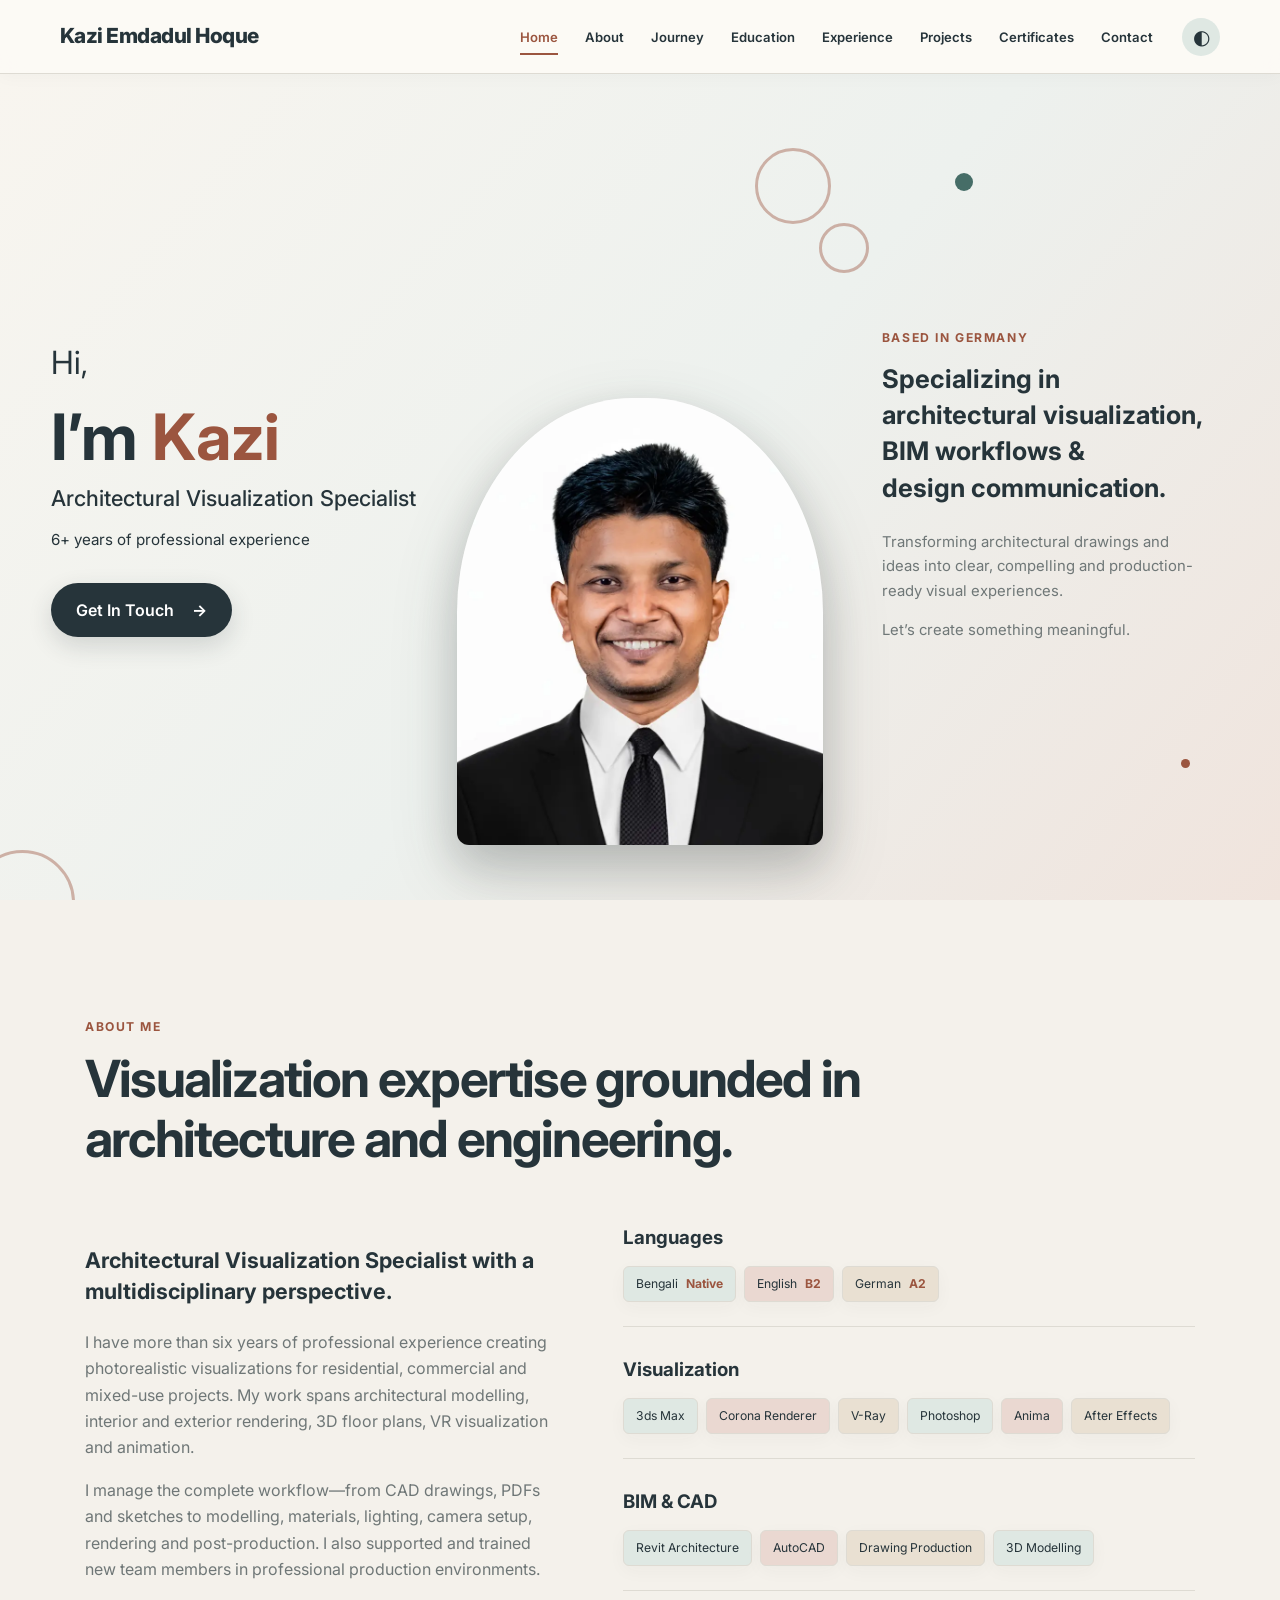
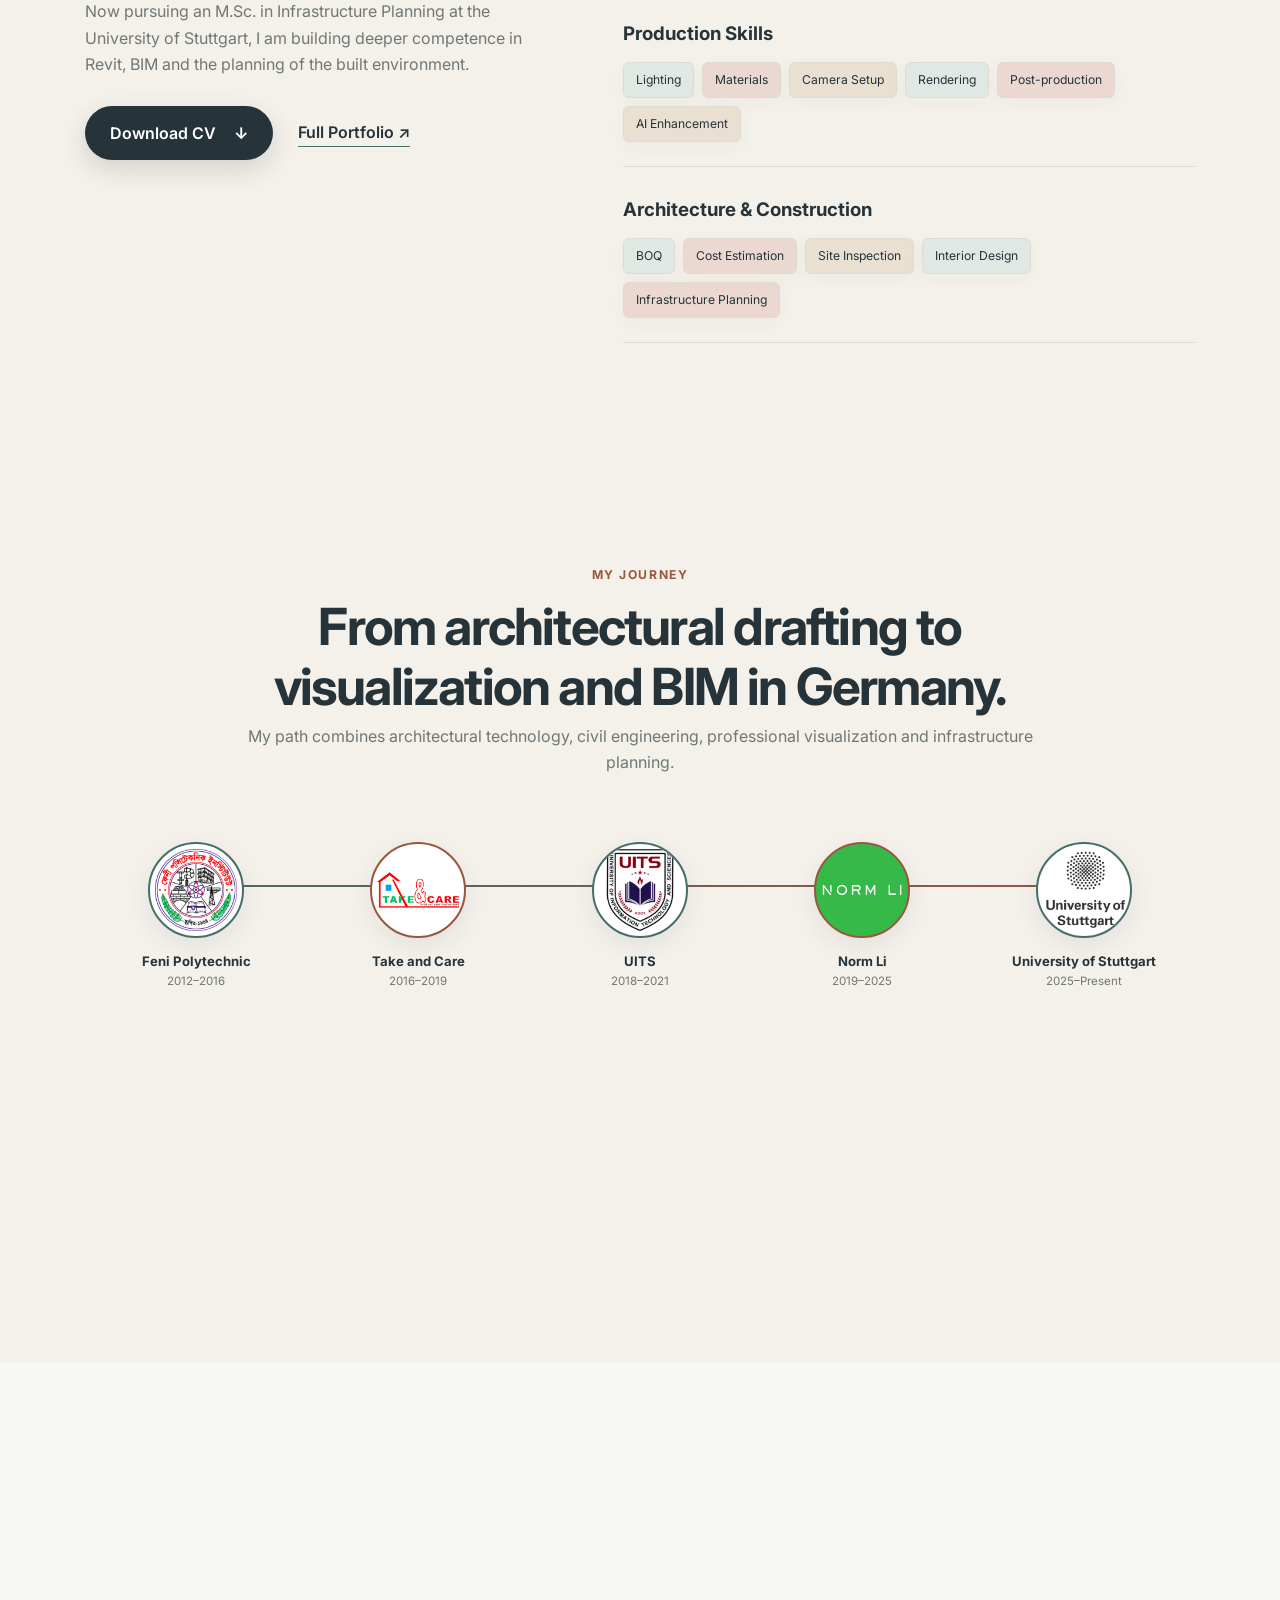
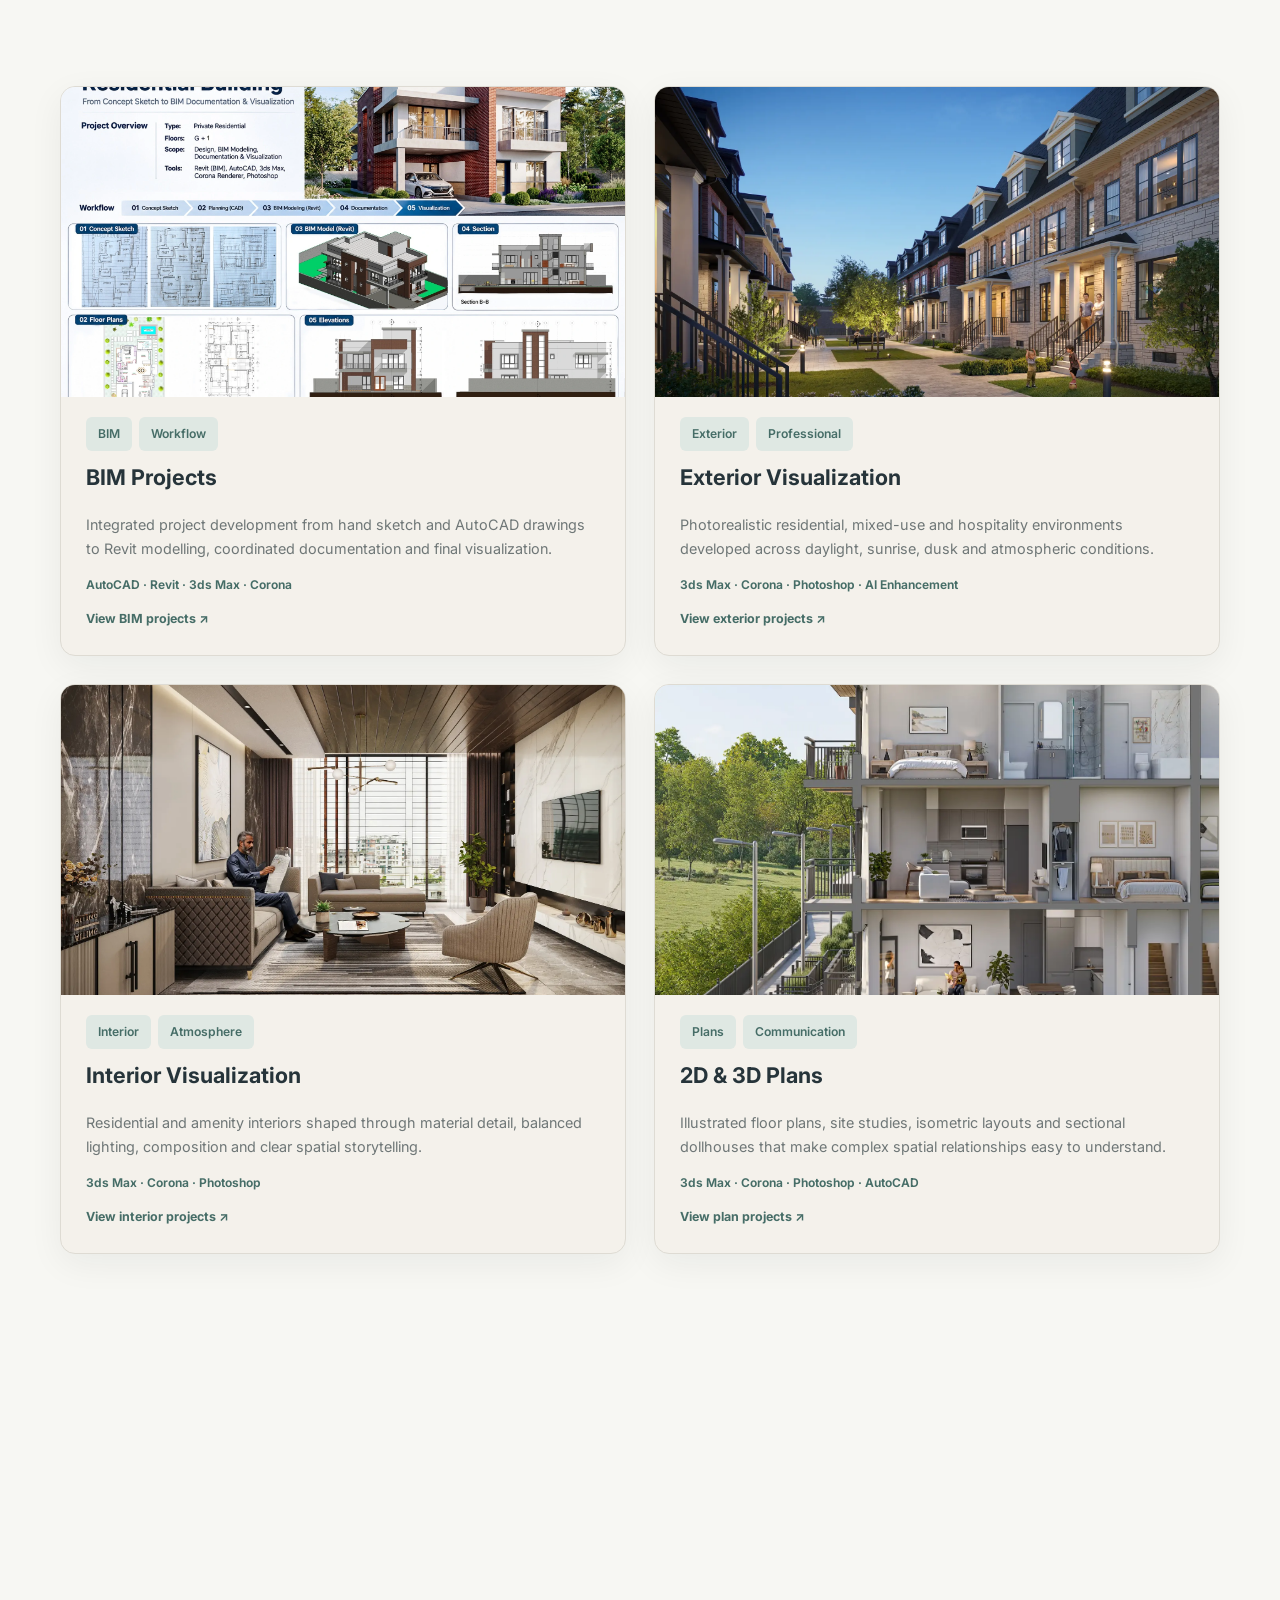
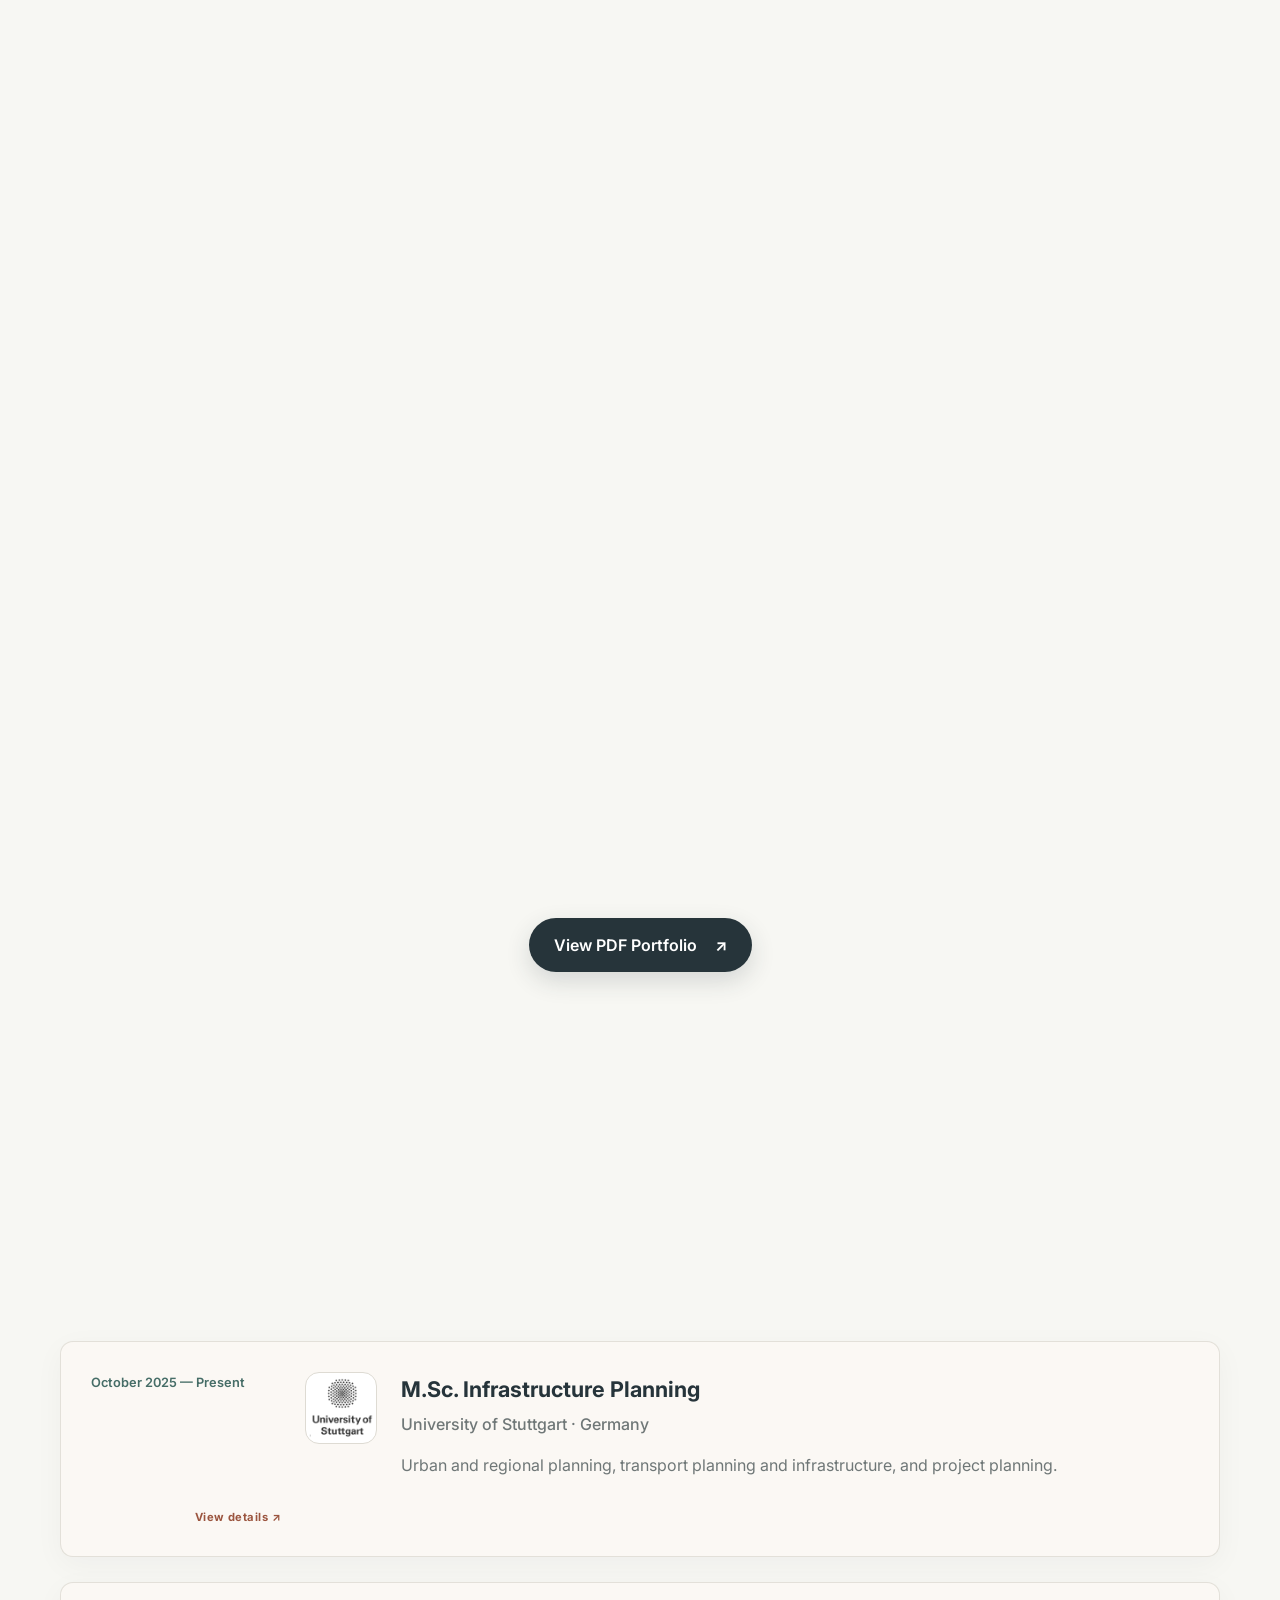
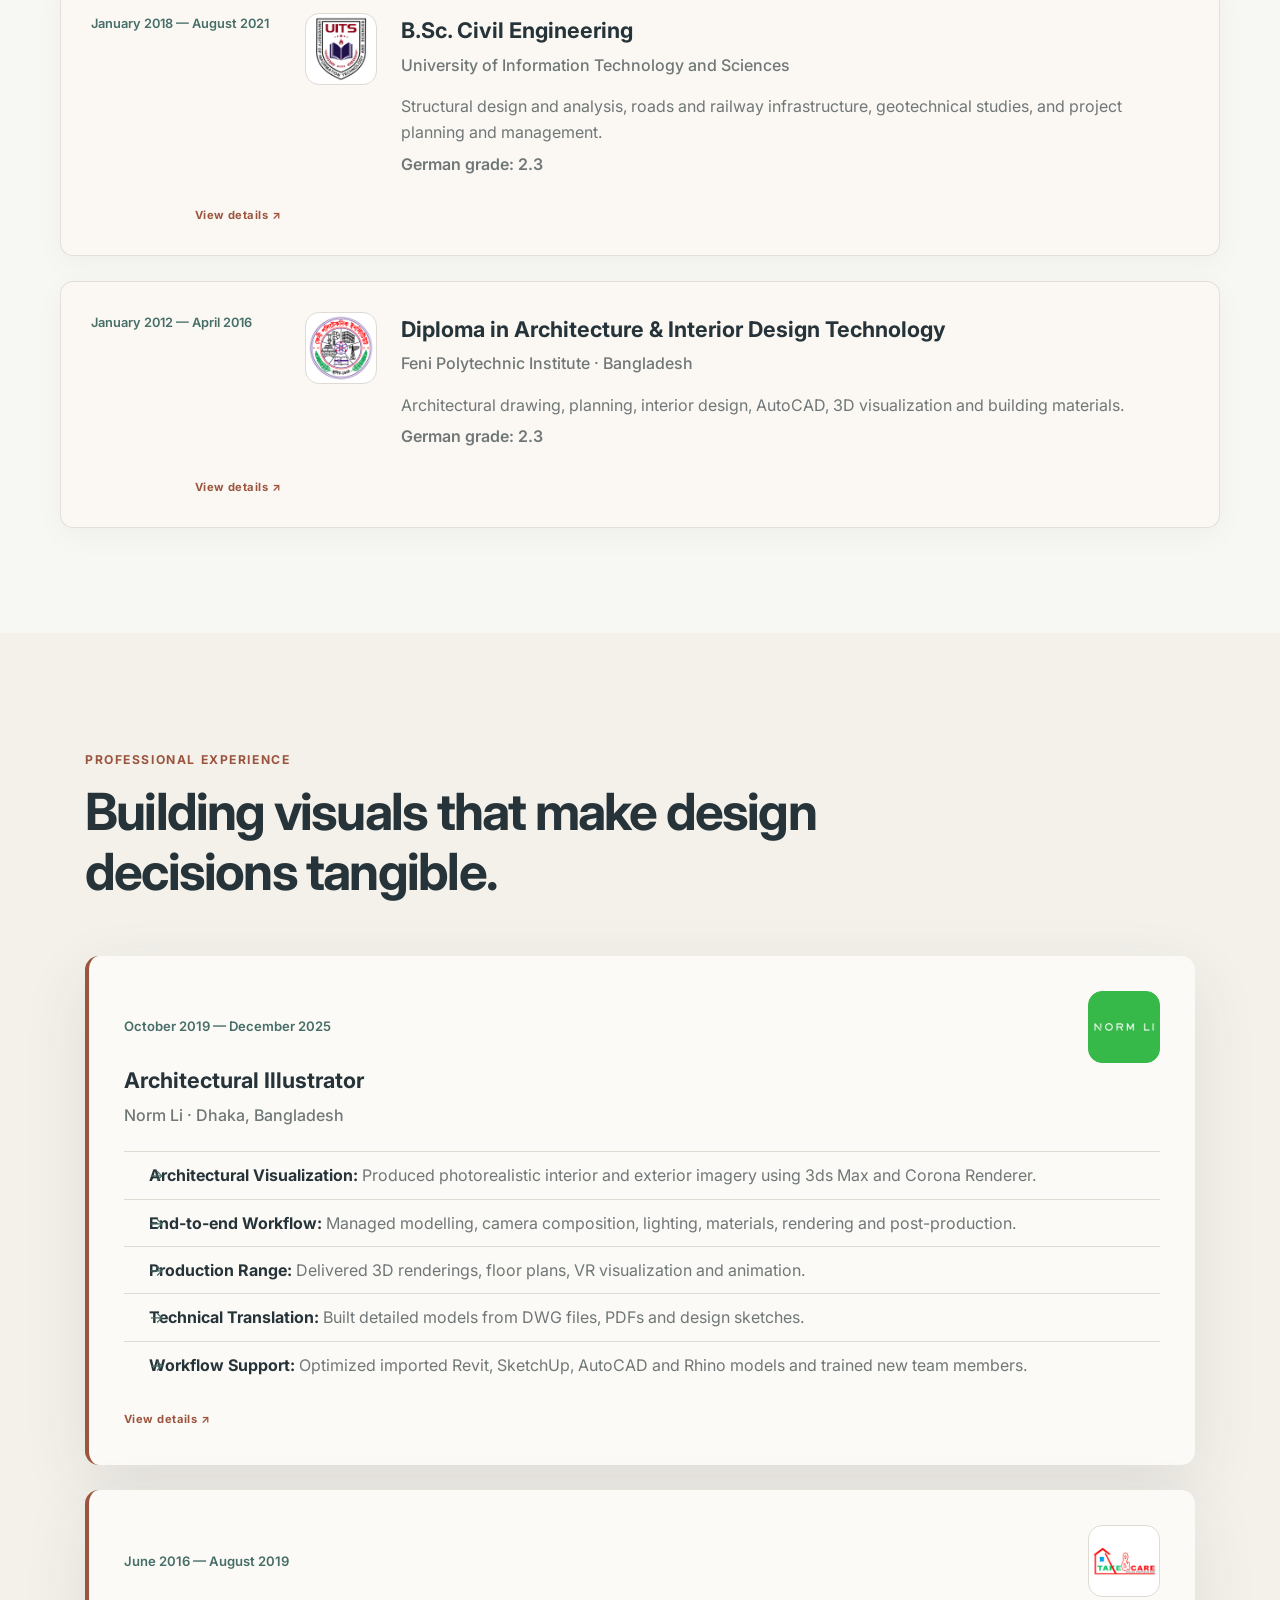
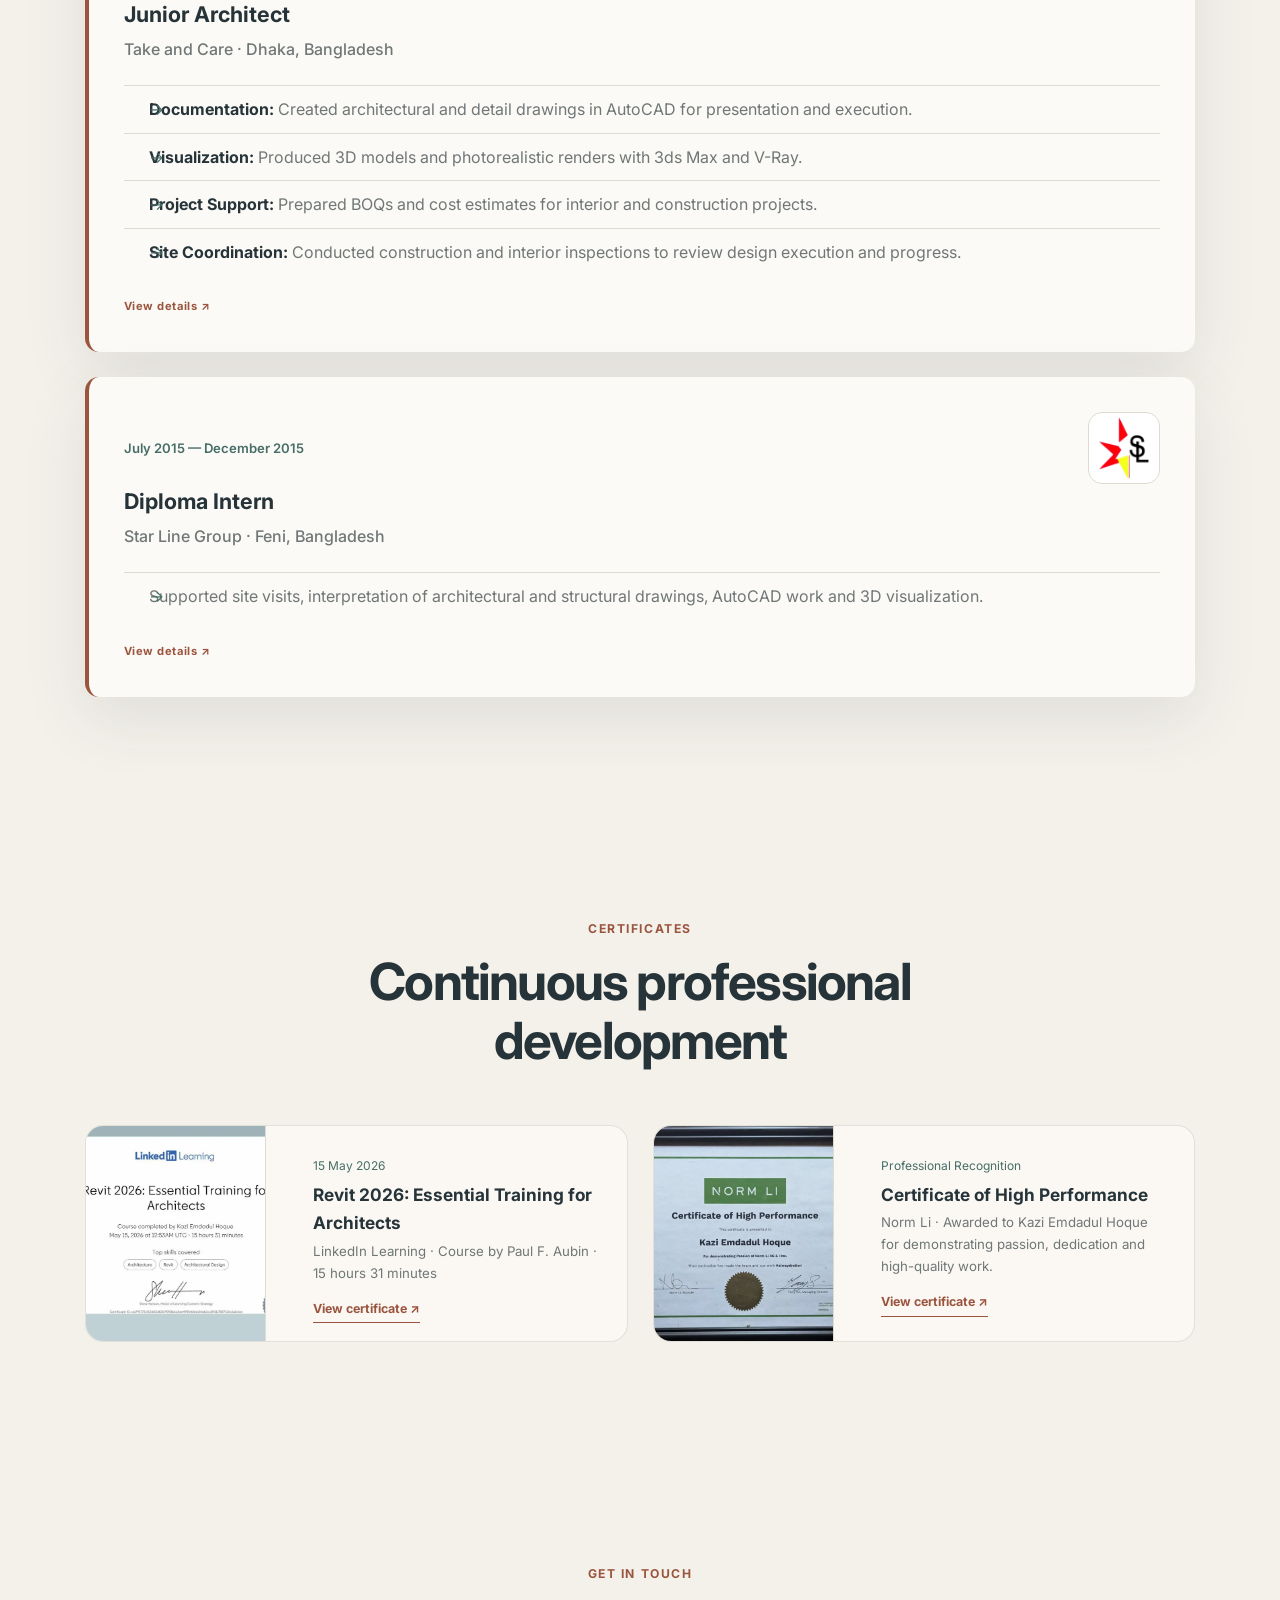
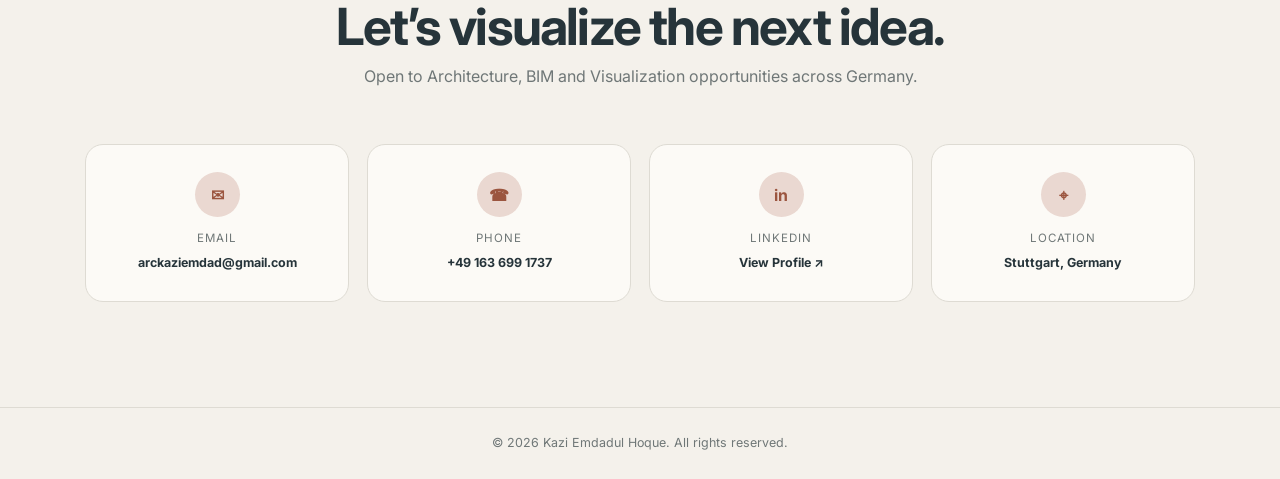
<file: index.html>
<!doctype html>
<html lang="en">
<head>
  <meta charset="utf-8"><meta name="viewport" content="width=device-width,initial-scale=1">
  <meta name="description" content="Kazi Emdadul Hoque — Architectural Visualization Specialist, 3D Artist and BIM-focused Infrastructure Planning student in Stuttgart.">
  <title>Kazi Emdadul Hoque | Architectural Visualization & BIM</title>
  <link rel="preconnect" href="https://fonts.googleapis.com"><link rel="preconnect" href="https://fonts.gstatic.com" crossorigin>
  <link href="https://fonts.googleapis.com/css2?family=Inter:wght@400;500;600;700;800&display=swap" rel="stylesheet"><link rel="stylesheet" href="assets/style.css?v=10"><link rel="stylesheet" href="assets/refinements.css?v=10">
</head>
<body>
  <header class="topbar">
    <a class="brand" href="#home">Kazi Emdadul Hoque</a>
    <button class="menu" aria-label="Open navigation"><span></span><span></span><span></span></button>
    <nav><a href="#home">Home</a><a href="#about">About</a><a href="#journey">Journey</a><a href="#education">Education</a><a href="#experience">Experience</a><a href="#projects">Projects</a><a href="#certificates">Certificates</a><a href="#contact">Contact</a></nav>
    <button class="theme" aria-label="Toggle theme">◐</button>
  </header>

  <main>
    <section class="hero" id="home">
      <div class="shape s1"></div><div class="shape s2"></div><div class="shape s3"></div><div class="dot d1"></div><div class="dot d2"></div>
      <div class="hero-left reveal"><p class="hello">Hi,</p><h1>I’m <span>Kazi</span></h1><h2>Architectural Visualization Specialist</h2><p class="exp">6+ years of professional experience</p><a class="btn" href="#contact">Get In Touch <b>→</b></a></div>
      <div class="hero-photo reveal"><div class="photo-halo"></div><img src="assets/images/kazi-emdadul-hoque.webp" alt="Kazi Emdadul Hoque"></div>
      <div class="hero-right reveal"><p class="accent-label">BASED IN GERMANY</p><h3>Specializing in<br>architectural visualization,<br>BIM workflows &<br>design communication.</h3><p>Transforming architectural drawings and ideas into clear, compelling and production-ready visual experiences.</p><p>Let’s create something meaningful.</p></div>
    </section>

    <section class="section" id="about">
      <div class="section-head reveal"><p>ABOUT ME</p><h2>Visualization expertise grounded in architecture and engineering.</h2></div>
      <div class="about-grid">
        <div class="about-copy reveal"><h3>Architectural Visualization Specialist with a multidisciplinary perspective.</h3><p>I have more than six years of professional experience creating photorealistic visualizations for residential, commercial and mixed-use projects. My work spans architectural modelling, interior and exterior rendering, 3D floor plans, VR visualization and animation.</p><p>I manage the complete workflow—from CAD drawings, PDFs and sketches to modelling, materials, lighting, camera setup, rendering and post-production. I also supported and trained new team members in professional production environments.</p><p>Now pursuing an M.Sc. in Infrastructure Planning at the University of Stuttgart, I am building deeper competence in Revit, BIM and the planning of the built environment.</p><div class="about-actions"><a class="btn" href="assets/docs/Kazi-Emdadul-Hoque-CV.pdf" target="_blank">Download CV <b>↓</b></a><a class="link" href="assets/docs/Kazi-Emdadul-Hoque-Portfolio.pdf" target="_blank">Full Portfolio ↗</a></div></div>
        <div class="skill-stack reveal">
          <article><h3>Languages</h3><div class="chips"><span>Bengali <b>Native</b></span><span>English <b>B2</b></span><span>German <b>A2</b></span></div></article>
          <article><h3>Visualization</h3><div class="chips"><span>3ds Max</span><span>Corona Renderer</span><span>V-Ray</span><span>Photoshop</span><span>Anima</span><span>After Effects</span></div></article>
          <article><h3>BIM & CAD</h3><div class="chips"><span>Revit Architecture</span><span>AutoCAD</span><span>Drawing Production</span><span>3D Modelling</span></div></article>
          <article><h3>Production Skills</h3><div class="chips"><span>Lighting</span><span>Materials</span><span>Camera Setup</span><span>Rendering</span><span>Post-production</span><span>AI Enhancement</span></div></article>
          <article><h3>Architecture & Construction</h3><div class="chips"><span>BOQ</span><span>Cost Estimation</span><span>Site Inspection</span><span>Interior Design</span><span>Infrastructure Planning</span></div></article>
        </div>
      </div>
    </section>

    <section class="section journey" id="journey">
      <div class="section-head center reveal"><p>MY JOURNEY</p><h2>From architectural drafting to visualization and BIM in Germany.</h2><span>My path combines architectural technology, civil engineering, professional visualization and infrastructure planning.</span></div>
      <div class="journey-line reveal">
        <a href="#diploma"><span class="journey-logo"><img src="assets/logos/feni-polytechnic.png?v=10" alt="Feni Polytechnic Institute logo"></span><strong>Feni Polytechnic</strong><span>2012–2016</span><small>View education ↓</small></a>
        <a href="#take-care"><span class="journey-logo"><img src="assets/logos/take-and-care.png?v=10" alt="Take and Care logo"></span><strong>Take and Care</strong><span>2016–2019</span><small>View experience ↓</small></a>
        <a href="#bsc"><span class="journey-logo"><img src="assets/logos/uits.png?v=10" alt="University of Information Technology and Sciences logo"></span><strong>UITS</strong><span>2018–2021</span><small>View education ↓</small></a>
        <a href="#norm-li"><span class="journey-logo journey-logo--norm"><img src="assets/logos/norm-li.png?v=10" alt="Norm Li logo"></span><strong>Norm Li</strong><span>2019–2025</span><small>View experience ↓</small></a>
        <a href="#msc"><span class="journey-logo"><img src="assets/logos/university-stuttgart.png?v=10" alt="University of Stuttgart logo"></span><strong>University of Stuttgart</strong><span>2025–Present</span><small>View education ↓</small></a>
      </div>
      <div class="journey-card reveal"><div class="logo-tile">KEH</div><div><h3>Architecture → Engineering → Visualization → BIM</h3><p>A career shaped by technical learning, visual craftsmanship and a drive to understand projects from concept through communication and delivery.</p></div></div>
    </section>

    <section class="section alt portfolio-directory" id="projects">
      <div class="section-head center reveal"><p>PORTFOLIO</p><h2>Professional and self-directed work</h2><span>Eight focused collections spanning BIM, visualization, spatial communication, animation, research and photography. Select any section to explore its projects in detail.</span></div>
      <div class="project-grid collection-card-grid">
        <a class="collection-project-card reveal" href="work.html?category=bim"><img src="assets/portfolio-media/residential-duplex/preview/01-bim-cover.webp" alt="Residential duplex BIM workflow" loading="lazy"><div class="tags"><span>BIM</span><span>Workflow</span></div><h3>BIM Projects</h3><p>Integrated project development from hand sketch and AutoCAD drawings to Revit modelling, coordinated documentation and final visualization.</p><div class="tools">AutoCAD · Revit · 3ds Max · Corona</div><b>View BIM projects ↗</b></a>
        <a class="collection-project-card reveal" href="work.html?category=exterior"><img src="assets/portfolio-media/glen-homes-dusk/preview/01-glen-homes.webp" alt="Residential exterior visualization" loading="lazy"><div class="tags"><span>Exterior</span><span>Professional</span></div><h3>Exterior Visualization</h3><p>Photorealistic residential, mixed-use and hospitality environments developed across daylight, sunrise, dusk and atmospheric conditions.</p><div class="tools">3ds Max · Corona · Photoshop · AI Enhancement</div><b>View exterior projects ↗</b></a>
        <a class="collection-project-card reveal" href="work.html?category=interior"><img src="assets/portfolio-media/lake-view-residence/preview/01-formal-living.webp" alt="Contemporary residential interior visualization" loading="lazy"><div class="tags"><span>Interior</span><span>Atmosphere</span></div><h3>Interior Visualization</h3><p>Residential and amenity interiors shaped through material detail, balanced lighting, composition and clear spatial storytelling.</p><div class="tools">3ds Max · Corona · Photoshop</div><b>View interior projects ↗</b></a>
        <a class="collection-project-card reveal" href="work.html?category=plans"><img src="assets/portfolio-media/dollhouse-visualization/preview/01-dollhouse.webp" alt="Sectional architectural dollhouse visualization" loading="lazy"><div class="tags"><span>Plans</span><span>Communication</span></div><h3>2D & 3D Plans</h3><p>Illustrated floor plans, site studies, isometric layouts and sectional dollhouses that make complex spatial relationships easy to understand.</p><div class="tools">3ds Max · Corona · Photoshop · AutoCAD</div><b>View plan projects ↗</b></a>
        <a class="collection-project-card reveal" href="work.html?category=hospitality"><img src="assets/portfolio-media/dime-burger-restaurant/preview/01-dining-area.webp" alt="Restaurant and hospitality visualization" loading="lazy"><div class="tags"><span>Hospitality</span><span>F&amp;B</span></div><h3>Hospitality Visualization</h3><p>Restaurant and food-hall environments designed to communicate identity, welcoming atmosphere, guest experience and operational clarity.</p><div class="tools">3ds Max · Corona · Photoshop · AI Enhancement</div><b>View hospitality projects ↗</b></a>
        <a class="collection-project-card reveal" href="work.html?category=industrial"><img src="assets/portfolio-media/industrial-visualization/preview/01-factory-plan.webp" alt="Factory and industrial visualization" loading="lazy"><div class="tags"><span>Industrial</span><span>Exhibition</span></div><h3>Industrial & Exhibition Visualization</h3><p>Factory layouts and branded exhibition environments communicating operational function, product display, circulation and corporate identity.</p><div class="tools">3ds Max · Corona · V-Ray · Photoshop</div><b>View industrial projects ↗</b></a>
        <a class="collection-project-card reveal" href="work.html?category=animation"><img src="assets/portfolio-media/architectural-animation/preview/01-architectural-animation-poster.webp" alt="Architectural animation preview" loading="lazy"><div class="tags"><span>Animation</span><span>Sound</span></div><h3>Architectural Animation</h3><p>Cinematic architectural sequences combining camera movement, atmosphere, materials, lighting and original sound to communicate the experience of place.</p><div class="tools">3ds Max · Corona · After Effects · Sound</div><b>Watch architectural animation ↗</b></a>
        <a class="collection-project-card reveal" href="work.html?category=research"><img src="assets/portfolio-media/berlin-photography/preview/01-soviet-memorial.webp" alt="Berlin architecture photography" loading="lazy"><div class="tags"><span>Research</span><span>Photography</span></div><h3>Research & Photography</h3><p>Transport-planning research, analytical poster communication and personal observations of architecture, infrastructure and public space.</p><div class="tools">Research · Mapping · Photography · Videography</div><b>View research and photography ↗</b></a>
      </div>
      <div class="center-action"><a class="btn" href="assets/docs/Kazi-Emdadul-Hoque-Portfolio.pdf" target="_blank">View PDF Portfolio <b>↗</b></a></div>
    </section>

    <section class="section alt" id="education">
      <div class="section-head reveal"><p>EDUCATION</p><h2>Academic foundation</h2></div>
      <div class="card-list">
        <article class="info-card reveal" id="msc"><div class="date">October 2025 — Present</div><div class="logo-tile logo-image"><img src="assets/logos/university-stuttgart.png?v=10" alt="University of Stuttgart logo"></div><div><h3>M.Sc. Infrastructure Planning</h3><h4>University of Stuttgart · Germany</h4><p>Urban and regional planning, transport planning and infrastructure, and project planning.</p></div></article>
        <article class="info-card reveal" id="bsc"><div class="date">January 2018 — August 2021</div><div class="logo-tile logo-image"><img src="assets/logos/uits.png?v=10" alt="UITS logo"></div><div><h3>B.Sc. Civil Engineering</h3><h4>University of Information Technology and Sciences</h4><p>Structural design and analysis, roads and railway infrastructure, geotechnical studies, and project planning and management.</p><p class="meta">German grade: 2.3</p></div></article>
        <article class="info-card reveal" id="diploma"><div class="date">January 2012 — April 2016</div><div class="logo-tile logo-image"><img src="assets/logos/feni-polytechnic.png?v=10" alt="Feni Polytechnic Institute logo"></div><div><h3>Diploma in Architecture & Interior Design Technology</h3><h4>Feni Polytechnic Institute · Bangladesh</h4><p>Architectural drawing, planning, interior design, AutoCAD, 3D visualization and building materials.</p><p class="meta">German grade: 2.3</p></div></article>
      </div>
    </section>

    <section class="section" id="experience">
      <div class="section-head reveal"><p>PROFESSIONAL EXPERIENCE</p><h2>Building visuals that make design decisions tangible.</h2></div>
      <div class="experience-list">
        <article class="experience-card reveal" id="norm-li"><div class="experience-top"><span>October 2019 — December 2025</span><div class="logo-tile logo-image logo-image--norm"><img src="assets/logos/norm-li.png?v=10" alt="Norm Li logo"></div></div><h3>Architectural Illustrator</h3><h4>Norm Li · Dhaka, Bangladesh</h4><ul><li><b>Architectural Visualization:</b> Produced photorealistic interior and exterior imagery using 3ds Max and Corona Renderer.</li><li><b>End-to-end Workflow:</b> Managed modelling, camera composition, lighting, materials, rendering and post-production.</li><li><b>Production Range:</b> Delivered 3D renderings, floor plans, VR visualization and animation.</li><li><b>Technical Translation:</b> Built detailed models from DWG files, PDFs and design sketches.</li><li><b>Workflow Support:</b> Optimized imported Revit, SketchUp, AutoCAD and Rhino models and trained new team members.</li></ul></article>
        <article class="experience-card reveal" id="take-care"><div class="experience-top"><span>June 2016 — August 2019</span><div class="logo-tile logo-image"><img src="assets/logos/take-and-care.png?v=10" alt="Take and Care logo"></div></div><h3>Junior Architect</h3><h4>Take and Care · Dhaka, Bangladesh</h4><ul><li><b>Documentation:</b> Created architectural and detail drawings in AutoCAD for presentation and execution.</li><li><b>Visualization:</b> Produced 3D models and photorealistic renders with 3ds Max and V-Ray.</li><li><b>Project Support:</b> Prepared BOQs and cost estimates for interior and construction projects.</li><li><b>Site Coordination:</b> Conducted construction and interior inspections to review design execution and progress.</li></ul></article>
        <article class="experience-card reveal"><div class="experience-top"><span>July 2015 — December 2015</span><div class="logo-tile logo-image"><img src="assets/logos/star-line.png?v=10" alt="Star Line Group logo"></div></div><h3>Diploma Intern</h3><h4>Star Line Group · Feni, Bangladesh</h4><ul><li>Supported site visits, interpretation of architectural and structural drawings, AutoCAD work and 3D visualization.</li></ul></article>
      </div>
    </section>

    <section class="section" id="certificates">
      <div class="section-head center reveal"><p>CERTIFICATES</p><h2>Continuous professional development</h2></div>
      <div class="certificate-grid">
        <article class="certificate reveal">
          <img class="certificate-preview" src="assets/images/certificate-revit.webp" alt="Revit 2026 Essential Training for Architects certificate" loading="lazy">
          <div><span>15 May 2026</span><h3>Revit 2026: Essential Training for Architects</h3><p>LinkedIn Learning · Course by Paul F. Aubin · 15 hours 31 minutes</p><a class="certificate-link" href="assets/docs/Revit-2026-Essential-Training-Certificate.pdf" target="_blank" rel="noopener">View certificate ↗</a></div>
        </article>
        <article class="certificate reveal">
          <img class="certificate-preview" src="assets/images/certificate-norm-li.webp" alt="Norm Li Certificate of High Performance" loading="lazy">
          <div><span>Professional Recognition</span><h3>Certificate of High Performance</h3><p>Norm Li · Awarded to Kazi Emdadul Hoque for demonstrating passion, dedication and high-quality work.</p><a class="certificate-link" href="assets/docs/Norm-Li-Certificate-of-High-Performance.pdf" target="_blank" rel="noopener">View certificate ↗</a></div>
        </article>
      </div>
    </section>

    <section class="contact section" id="contact">
      <div class="section-head center reveal"><p>GET IN TOUCH</p><h2>Let’s visualize the next idea.</h2><span>Open to Architecture, BIM and Visualization opportunities across Germany.</span></div>
      <div class="contact-grid reveal"><a href="mailto:arckaziemdad@gmail.com"><i>✉</i><span>Email</span><b>arckaziemdad@gmail.com</b></a><a href="tel:+491636991737"><i>☎</i><span>Phone</span><b>+49 163 699 1737</b></a><a href="https://www.linkedin.com/in/kazi-emdadul-hoque-14b512336" target="_blank"><i>in</i><span>LinkedIn</span><b>View Profile ↗</b></a><div><i>⌖</i><span>Location</span><b>Stuttgart, Germany</b></div></div>
    </section>
    <dialog class="detail-dialog" id="detail-dialog" aria-labelledby="detail-title">
      <button class="dialog-close" aria-label="Close details">×</button>
      <div class="dialog-content"></div>
    </dialog>
  </main>
  <footer>© <span id="year"></span> Kazi Emdadul Hoque. All rights reserved.</footer>
  <script src="assets/main.js"></script>
</body>
</html>
</file>
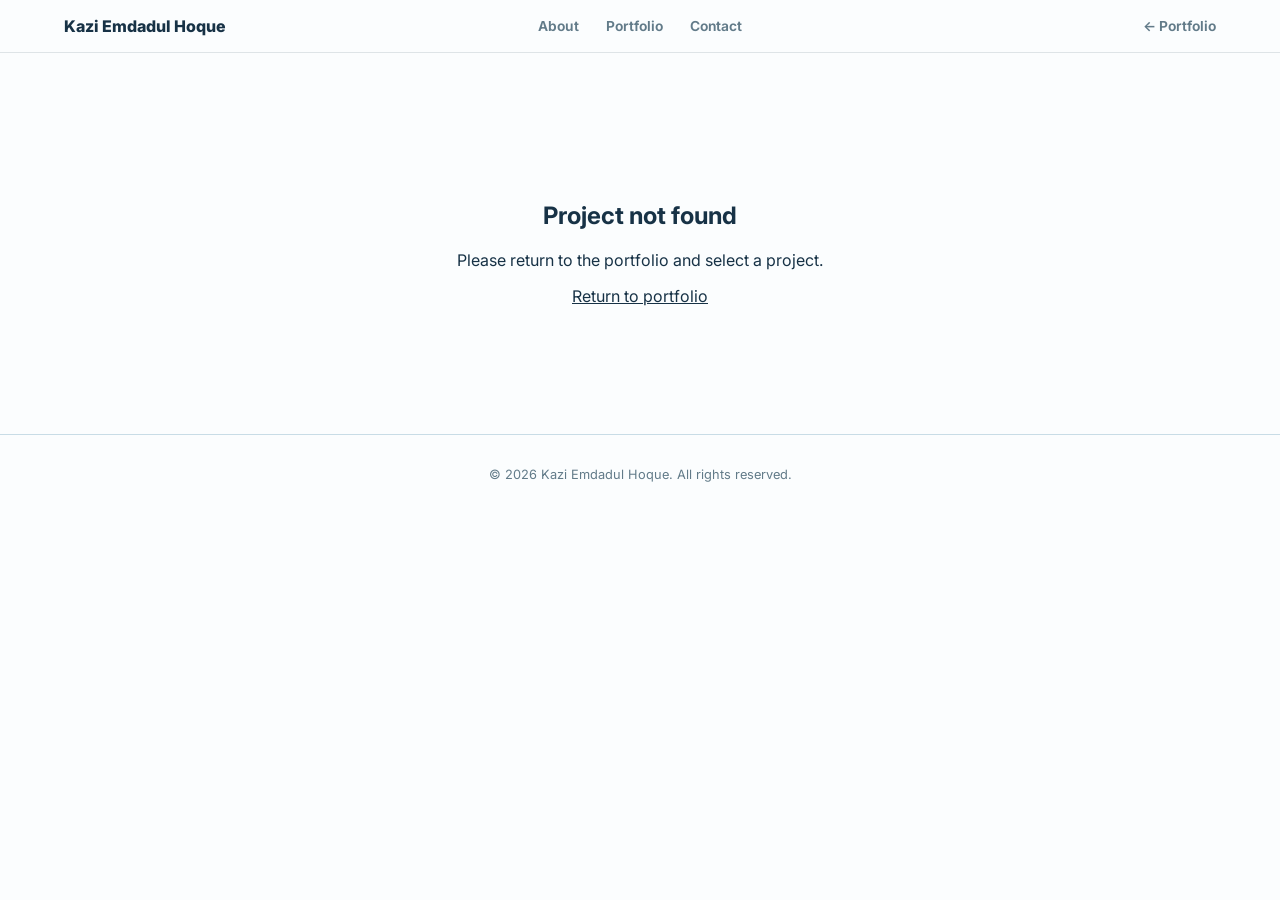
<file: project.html>
<!doctype html>
<html lang="en">
<head>
  <meta charset="utf-8"><meta name="viewport" content="width=device-width,initial-scale=1">
  <meta name="description" content="Detailed architectural portfolio project by Kazi Emdadul Hoque.">
  <title>Project | Kazi Emdadul Hoque</title>
  <link rel="preconnect" href="https://fonts.googleapis.com"><link rel="preconnect" href="https://fonts.gstatic.com" crossorigin>
  <link href="https://fonts.googleapis.com/css2?family=Inter:wght@400;500;600;700;800&display=swap" rel="stylesheet">
  <link rel="stylesheet" href="assets/portfolio-pages.css">
</head>
<body>
  <header class="portfolio-nav"><a class="portfolio-brand" href="index.html">Kazi Emdadul Hoque</a><nav><a href="index.html#about">About</a><a href="index.html#projects">Portfolio</a><a href="index.html#contact">Contact</a></nav><a class="nav-back" id="project-back" href="index.html#projects">← Portfolio</a></header>
  <main id="project-root"></main>
  <footer>© <span id="year"></span> Kazi Emdadul Hoque. All rights reserved.</footer>
  <dialog class="portfolio-lightbox" id="portfolio-lightbox" aria-label="High-resolution media viewer"><div class="lightbox-head"><p id="lightbox-title"></p><div><a id="lightbox-original" target="_blank" rel="noopener">View actual size ↗</a><button id="lightbox-close" aria-label="Close viewer">×</button></div></div><div class="lightbox-body"><img id="lightbox-image" alt=""></div></dialog>
  <script src="assets/portfolio-data.js"></script><script src="assets/portfolio-pages.js"></script>
</body>
</html>
</file>
<file: assets/style.css>
:root{--accent:#13b98a;--accent2:#82e2c4;--bg:#f4f6f7;--surface:#fff;--text:#121619;--muted:#667078;--line:#dfe4e6;--shadow:0 18px 55px rgba(20,35,40,.09)}*{box-sizing:border-box}html{scroll-behavior:smooth;scroll-padding-top:76px}body{margin:0;background:var(--bg);color:var(--text);font-family:Inter,sans-serif;line-height:1.65;transition:.3s}body.dark{--bg:#101719;--surface:#172124;--text:#eef5f3;--muted:#a4b0ad;--line:#2c393c;--shadow:0 18px 55px rgba(0,0,0,.3)}a{color:inherit;text-decoration:none}img{display:block;width:100%}.topbar{height:74px;background:color-mix(in srgb,var(--bg) 91%,transparent);backdrop-filter:blur(12px);display:flex;align-items:center;padding:0 max(4vw,calc((100vw - 1160px)/2));position:sticky;top:0;z-index:30;border-bottom:1px solid var(--line)}.brand{font-size:1.3rem;font-weight:800;margin-right:auto}.topbar nav{display:flex;gap:27px;align-items:center}.topbar nav a{font-size:.82rem;font-weight:600}.topbar nav a:hover{color:var(--accent)}.theme{margin-left:29px;border:0;background:none;color:var(--text);font-size:1.25rem;cursor:pointer}.menu{display:none}.hero{min-height:calc(100vh - 74px);display:grid;grid-template-columns:1fr 1fr 1fr;align-items:center;gap:3vw;padding:55px max(4vw,calc((100vw - 1280px)/2));position:relative;overflow:hidden;background:linear-gradient(135deg,#f7f9fa 0%,#e8edf0 100%)}body.dark .hero{background:linear-gradient(135deg,#11191b,#192629)}.hero-left,.hero-right,.hero-photo{position:relative;z-index:2}.hello{font-size:2rem;margin:0}.hero h1{font-size:clamp(3rem,5vw,5rem);line-height:1;margin:15px 0}.hero h1 span{color:var(--accent)}.hero h2{font-size:clamp(1.15rem,1.7vw,1.55rem);font-weight:500;line-height:1.3;margin:0 0 8px}.exp{font-size:.95rem}.btn{display:inline-flex;gap:18px;align-items:center;background:var(--accent);color:#fff;padding:14px 25px;border-radius:7px;font-weight:600;box-shadow:0 7px 20px rgba(19,185,138,.25);transition:.25s}.btn:hover{transform:translateY(-2px);background:#0da77b}.hero-left .btn{margin-top:15px}.hero-photo{align-self:end}.hero-photo img{max-width:410px;margin:auto;aspect-ratio:.82;object-fit:cover;object-position:center top;border-radius:48% 48% 12px 12px;filter:drop-shadow(0 18px 20px rgba(20,30,35,.18));position:relative}.photo-halo{position:absolute;width:78%;aspect-ratio:1;border:3px solid var(--accent);border-radius:50%;top:8%;left:11%;opacity:.55}.hero-right{padding:20px}.accent-label,.section-head>p{color:var(--accent);letter-spacing:.13em;font-size:.76rem;font-weight:700}.hero-right h3{font-size:clamp(1.35rem,2vw,2rem);line-height:1.42;margin:10px 0 24px}.hero-right>p:not(.accent-label){color:var(--muted);font-size:.93rem}.shape{position:absolute;border:3px solid var(--accent);border-radius:50%;opacity:.65}.s1{width:76px;height:76px;top:9%;left:59%}.s2{width:50px;height:50px;top:18%;left:64%}.s3{width:105px;height:105px;bottom:-55px;left:-30px;border-color:#cfd8da}.dot{position:absolute;border-radius:50%;background:var(--accent)}.d1{width:18px;height:18px;right:24%;top:12%}.d2{width:9px;height:9px;right:7%;bottom:16%;background:#252b2c}.section{max-width:1160px;margin:auto;padding:105px 25px}.section.alt{max-width:none;background:var(--surface);padding-left:max(25px,calc((100vw - 1160px)/2));padding-right:max(25px,calc((100vw - 1160px)/2))}.section-head{max-width:820px;margin-bottom:55px}.section-head h2{font-size:clamp(2rem,4vw,3.6rem);line-height:1.16;margin:7px 0}.section-head>span{color:var(--muted)}.section-head.center{text-align:center;margin-left:auto;margin-right:auto}.about-grid{display:grid;grid-template-columns:.9fr 1.1fr;gap:70px}.about-copy h3{font-size:1.35rem;line-height:1.45}.about-copy p{color:var(--muted)}.about-actions{display:flex;gap:25px;align-items:center;margin-top:28px}.link{border-bottom:1px solid var(--accent);font-weight:600}.skill-stack{display:grid;gap:28px}.skill-stack article{border-bottom:1px solid var(--line);padding-bottom:24px}.skill-stack h3{margin:0 0 12px}.chips{display:flex;flex-wrap:wrap;gap:8px}.chips span,.tags span{background:color-mix(in srgb,var(--accent) 12%,var(--surface));color:var(--text);padding:7px 12px;border-radius:6px;font-size:.76rem}.chips b{color:var(--accent);margin-left:5px}.journey-line{display:grid;grid-template-columns:repeat(5,1fr);position:relative;margin:70px 0}.journey-line:before{content:"";position:absolute;left:8%;right:8%;top:23px;height:2px;background:linear-gradient(90deg,var(--accent),var(--accent2))}.journey-line div{text-align:center;position:relative}.journey-line i{width:47px;height:47px;display:grid;place-items:center;background:var(--surface);border:3px solid var(--accent);border-radius:50%;font-style:normal;font-weight:700;color:var(--accent);margin:0 auto 16px;position:relative}.journey-line strong,.journey-line span{display:block}.journey-line strong{font-size:.82rem}.journey-line span{font-size:.72rem;color:var(--muted)}.journey-card{max-width:800px;margin:55px auto 0;background:var(--surface);box-shadow:var(--shadow);border-radius:14px;padding:30px;display:flex;gap:25px;align-items:center}.logo-tile{width:64px;height:64px;min-width:64px;border-radius:10px;background:linear-gradient(135deg,var(--accent),#087f61);color:#fff;display:grid;place-items:center;font-weight:800;font-size:.9rem}.journey-card h3{margin:0}.journey-card p{margin:6px 0;color:var(--muted)}.card-list,.experience-list{display:grid;gap:25px}.info-card{background:var(--bg);border:1px solid var(--line);border-radius:13px;padding:30px;display:grid;grid-template-columns:190px 72px 1fr;gap:24px;box-shadow:0 8px 30px rgba(20,35,40,.04)}.date{color:var(--accent);font-size:.8rem;font-weight:600}.info-card h3,.experience-card h3{font-size:1.35rem;margin:0}.info-card h4,.experience-card h4{margin:3px 0 15px;font-weight:500;color:var(--muted)}.info-card p{margin:5px 0;color:var(--muted)}.meta{font-weight:600}.experience-card{background:var(--surface);border-radius:14px;padding:35px;box-shadow:var(--shadow);border-left:4px solid var(--accent)}.experience-top{display:flex;justify-content:space-between;align-items:center}.experience-top>span{color:var(--accent);font-size:.82rem;font-weight:600}.experience-card ul{padding:0;list-style:none;margin-top:23px}.experience-card li{padding:10px 0 10px 25px;border-top:1px solid var(--line);color:var(--muted);position:relative}.experience-card li:before{content:"→";position:absolute;left:0:0;color:var(--accent)}.experience-card b{color:var(--text)}.project-grid{display:grid;grid-template-columns:repeat(2,1fr);gap:28px}.project-card{background:var(--bg);border:1px solid var(--line);border-radius:15px;overflow:hidden;box-shadow:0 10px 35px rgba(20,35,40,.06);padding-bottom:25px;transition:.3s}.project-card:hover{transform:translateY(-5px);box-shadow:var(--shadow)}.project-card>img{height:310px;object-fit:cover}.project-card h3,.project-card p,.project-card .tools,.project-card .tags{margin-left:25px;margin-right:25px}.tags{display:flex;gap:7px;margin-top:20px}.tags span{color:var(--accent);font-weight:600}.project-card h3{font-size:1.35rem;margin-top:12px;margin-bottom:8px}.project-card p{color:var(--muted);font-size:.9rem}.tools{font-size:.75rem;font-weight:600;color:var(--accent)}.center-action{text-align:center;margin-top:45px}.certificate-grid{display:grid;grid-template-columns:repeat(2,1fr);gap:25px}.certificate{background:var(--surface);border:1px solid var(--line);border-radius:12px;padding:28px;display:flex;gap:22px;align-items:center}.award{width:58px;height:58px;border-radius:50%;background:var(--accent);color:white;display:grid;place-items:center;font-weight:800}.certificate span{color:var(--accent);font-size:.75rem}.certificate h3{margin:3px 0;font-size:1.08rem}.certificate p{margin:0;color:var(--muted);font-size:.83rem}.contact-grid{display:grid;grid-template-columns:repeat(4,1fr);gap:18px}.contact-grid>a,.contact-grid>div{background:var(--surface);border:1px solid var(--line);border-radius:12px;text-align:center;padding:27px 15px;transition:.25s}.contact-grid>a:hover{border-color:var(--accent);transform:translateY(-3px)}.contact-grid i{width:45px;height:45px;border-radius:50%;background:color-mix(in srgb,var(--accent) 15%,var(--surface));color:var(--accent);display:grid;place-items:center;margin:0 auto 12px;font-style:normal;font-weight:700}.contact-grid span,.contact-grid b{display:block}.contact-grid span{font-size:.72rem;color:var(--muted);text-transform:uppercase;letter-spacing:.08em}.contact-grid b{font-size:.78rem;margin-top:5px}footer{text-align:center;border-top:1px solid var(--line);padding:25px;color:var(--muted);font-size:.78rem}.reveal{opacity:0;transform:translateY(24px);transition:.65s}.reveal.visible{opacity:1;transform:none}@media(max-width:950px){.topbar nav{display:none;position:absolute;top:74px;left:0;right:0;background:var(--surface);padding:25px;flex-direction:column;border-bottom:1px solid var(--line)}.topbar nav.open{display:flex}.menu{display:block;border:0;background:none;margin-right:12px}.menu span{display:block;width:23px;height:2px;background:var(--text);margin:4px}.theme{margin-left:0}.hero{grid-template-columns:1fr 1fr}.hero-left{padding:50px 0}.hero-photo{align-self:end}.hero-right{grid-column:1/-1;max-width:620px;padding:35px 0}.about-grid{grid-template-columns:1fr}.journey-line{grid-template-columns:1fr;gap:20px}.journey-line:before{top:0;bottom:0;left:23px;width:2px;height:auto}.journey-line div{text-align:left;display:grid;grid-template-columns:55px 1fr;align-items:center}.journey-line i{grid-row:1/3;margin:0}.journey-line span{grid-column:2}.contact-grid{grid-template-columns:1fr 1fr}}@media(max-width:620px){.topbar{padding:0 18px}.brand{font-size:1.05rem}.hero{display:block;padding:55px 25px 45px}.hero-photo{margin-top:40px}.hero-photo img{max-width:300px}.hero-right{padding-bottom:0}.section,.section.alt{padding:75px 20px}.about-actions{align-items:flex-start;flex-direction:column}.info-card{grid-template-columns:1fr}.project-grid,.certificate-grid,.contact-grid{grid-template-columns:1fr}.project-card>img{height:230px}.experience-card{padding:25px}.journey-card{align-items:flex-start}.shape,.dot{display:none}}
</file>
<file: assets/refinements.css>
:root {
  --accent: #466d67;
  --accent2: #9b553f;
  --bg: #f4f1eb;
  --surface: #fcfaf6;
  --text: #26343a;
  --muted: #6f7777;
  --line: #dedbd3;
  --shadow: 0 22px 65px rgba(53, 63, 63, .10);
  --soft-sage: #dfe8e3;
  --soft-rose: #ead8d1;
  --soft-sand: #e9e0d2;
  --deep-slate: #26343a;
}

body.dark {
  --bg: #182126;
  --surface: #202c31;
  --text: #f3f0e9;
  --muted: #b2bab8;
  --line: #38454a;
  --shadow: 0 22px 65px rgba(0, 0, 0, .32);
  --soft-sage: #2a3c3b;
  --soft-rose: #42332f;
  --soft-sand: #39362f;
}

body { background-image: linear-gradient(180deg, rgba(255,255,255,.45), transparent 420px); }
.topbar { background: color-mix(in srgb, var(--surface) 91%, transparent); box-shadow: 0 1px 18px rgba(38,52,58,.035); }
.brand { letter-spacing: -.025em; }
.theme { width: 38px; height: 38px; border-radius: 50%; background: var(--soft-sage); display: grid; place-items: center; }

.hero { background: linear-gradient(130deg, #f8f5ef 0%, #edf1ee 52%, #f0e4dd 100%); }
body.dark .hero { background: linear-gradient(130deg, #182126 0%, #22302f 52%, #302824 100%); }
.hero h1 span, .accent-label, .section-head > p { color: var(--accent2); }
.btn { background: var(--deep-slate); box-shadow: 0 9px 25px rgba(38,52,58,.16); border-radius: 999px; }
.btn:hover { background: var(--accent); }
.photo-halo { border-color: var(--accent2); opacity: .48; }
.hero-photo img { box-shadow: 0 25px 70px rgba(64,72,70,.16); }
.shape { border-color: var(--accent2); opacity: .42; }
.d1 { background: var(--accent); }.d2 { background: var(--accent2); }

.topbar nav a { position: relative; padding: 27px 0 24px; }
.topbar nav a::after { content: ""; position: absolute; left: 0; right: 100%; bottom: 18px; height: 2px; background: var(--accent2); transition: .25s; }
.topbar nav a:hover::after, .topbar nav a.active::after { right: 0; }
.topbar nav a:hover, .topbar nav a.active { color: var(--accent2); }

.section-head h2 { letter-spacing: -.035em; }
.section.alt { background: color-mix(in srgb, var(--surface) 82%, var(--soft-sage)); }
.about-copy h3 { color: var(--deep-slate); }
body.dark .about-copy h3 { color: var(--text); }
.chips span { background: var(--surface); border: 1px solid var(--line); box-shadow: 0 5px 18px rgba(53,63,63,.035); }
.chips span:nth-child(3n+1) { background: var(--soft-sage); }
.chips span:nth-child(3n+2) { background: var(--soft-rose); }
.chips span:nth-child(3n) { background: var(--soft-sand); }
.chips b { color: var(--accent2); }

.journey-line > a { text-align: center; position: relative; border-radius: 16px; padding: 5px 10px 15px; transition: .28s; }
.journey-line > a:hover { background: var(--surface); transform: translateY(-5px); box-shadow: var(--shadow); }
.journey-line > a i { width: 49px; height: 49px; display: grid; place-items: center; background: var(--surface); border: 3px solid var(--accent); border-radius: 50%; font-style: normal; font-weight: 700; color: var(--accent); margin: 0 auto 16px; position: relative; }
.journey-line > a:nth-child(even) i { border-color: var(--accent2); color: var(--accent2); }
.journey-line::before { top: 39px; }
.journey-line > a .journey-logo { width: 96px; height: 96px; display: grid; place-items: center; margin: -9px auto 13px; padding: 2px; position: relative; border: 2px solid var(--accent); border-radius: 50%; background: #fff; box-shadow: 0 8px 24px rgba(38,52,58,.08); overflow: hidden; }
.journey-line > a:nth-child(even) .journey-logo { border-color: var(--accent2); }
.journey-line > a .journey-logo img { width: 100%; height: 100%; object-fit: contain; }
.journey-line > a .journey-logo--norm { padding: 2px; background: #37b949; border-color: #37b949; }
.journey-line > a .journey-logo--norm img { object-fit: contain; }
.journey-line > a strong, .journey-line > a span, .journey-line > a small { display: block; }
.journey-line > a strong { font-size: .82rem; }
.journey-line > a span { font-size: .72rem; color: var(--muted); }
.journey-line > a small { font-size: .62rem; color: var(--accent2); opacity: 0; margin-top: 7px; transition: .25s; }
.journey-line > a:hover small { opacity: 1; }
.journey-card { border: 1px solid rgba(111,143,135,.16); }
.logo-tile { background: linear-gradient(135deg, var(--accent), #54746d); border-radius: 14px; }
.logo-tile.logo-image { width: 72px; height: 72px; min-width: 72px; padding: 2px; overflow: hidden; background: #fff; border: 1px solid var(--line); }
.logo-tile.logo-image img { width: 100%; height: 100%; object-fit: contain; }
.logo-tile.logo-image--norm { padding: 2px; background: #37b949; border-color: #37b949; }

.info-card, .experience-card, .project-card, .certificate { cursor: pointer; outline: none; border-color: color-mix(in srgb, var(--line) 80%, transparent); }
.info-card, .project-card, .certificate { background: color-mix(in srgb, var(--surface) 94%, var(--soft-sand)); }
.experience-card { border-left-color: var(--accent2); }
.info-card:hover, .experience-card:hover, .project-card:hover, .certificate:hover { border-color: color-mix(in srgb, var(--accent) 45%, var(--line)); }
.info-card:focus-visible, .experience-card:focus-visible, .project-card:focus-visible, .certificate:focus-visible { box-shadow: 0 0 0 3px color-mix(in srgb, var(--accent2) 35%, transparent), var(--shadow); }
.info-card::after, .experience-card::after, .project-card::after, .certificate::after { content: "View details ↗"; color: var(--accent2); font-size: .7rem; font-weight: 700; letter-spacing: .04em; align-self: end; justify-self: end; }
.project-card { border-radius: 20px; }
.project-card > img { filter: saturate(.88) contrast(.98); transition: filter .35s, transform .35s; }
.project-card:hover > img { filter: saturate(1) contrast(1); }
.tags span { background: var(--soft-sage); color: var(--accent); }
.tools { color: var(--accent2); }

.certificate { display: grid; grid-template-columns: 180px 1fr; align-items: stretch; padding: 0; overflow: hidden; border-radius: 18px; }
.certificate-preview { width: 100%; height: 100%; min-height: 190px; object-fit: cover; border-right: 1px solid var(--line); filter: saturate(.88); }
.certificate > div { padding: 25px 25px 18px; }
.certificate-link { display: inline-flex; margin-top: 14px; padding-bottom: 3px; border-bottom: 1px solid var(--accent2); color: var(--accent2); font-size: .78rem; font-weight: 700; }
.certificate::after { position: absolute; opacity: 0; pointer-events: none; }

.contact { position: relative; }
.contact-grid > a, .contact-grid > div { border-radius: 18px; background: var(--surface); }
.contact-grid i { background: var(--soft-rose); color: var(--accent2); }
.contact-grid > a:hover { border-color: var(--accent2); box-shadow: var(--shadow); }

.detail-dialog { width: min(1200px, calc(100% - 36px)); max-height: 92vh; border: 1px solid rgba(255,255,255,.3); border-radius: 22px; background: var(--surface); color: var(--text); padding: 0; box-shadow: 0 32px 75px rgba(38,52,58,.24); }
.detail-dialog::backdrop { background: rgba(33,44,48,.68); backdrop-filter: blur(9px); }
.dialog-content { padding: 55px; }
.dialog-content img { width: auto; max-width: 100%; height: auto; max-height: none; object-fit: contain; object-position: center; border-radius: 16px; margin: 0 auto 28px; cursor: zoom-in; background: color-mix(in srgb, var(--bg) 92%, transparent); }
.dialog-content img:focus-visible { outline: 3px solid color-mix(in srgb, var(--accent2) 55%, transparent); outline-offset: 4px; }
.dialog-content .logo-tile, .dialog-content .award { margin-bottom: 18px; }
.dialog-content h3 { font-size: clamp(1.6rem, 3vw, 2.6rem); margin: 8px 0; letter-spacing: -.025em; }
.dialog-content h4 { color: var(--muted); margin: 0 0 20px; }
.dialog-content p, .dialog-content li { color: var(--muted); }
.dialog-content .tags, .dialog-content .tools { margin-left: 0; margin-right: 0; }
.dialog-label { color: var(--accent2) !important; font-size: .7rem; letter-spacing: .14em; font-weight: 800; }
.dialog-close { position: sticky; float: right; top: 16px; margin: 16px 16px 0 0; width: 42px; height: 42px; border: 1px solid var(--line); border-radius: 50%; background: var(--soft-sage); color: var(--text); font-size: 1.5rem; cursor: pointer; z-index: 2; }
.dialog-close:hover { background: var(--accent2); color: white; }

@media (max-width: 950px) {
  .journey-line::before { left: 53px; top: 0; }
  .journey-line > a { text-align: left; display: grid; grid-template-columns: 110px 1fr; align-items: center; }
  .journey-line > a i { grid-row: 1 / 4; margin: 0; }
  .journey-line > a span, .journey-line > a small { grid-column: 2; }
  .journey-line > a .journey-logo { grid-column: 1 !important; grid-row: 1 / 4; width: 96px; height: 96px; margin: 0 auto !important; }
  .journey-line > a small { opacity: 1; }
  .topbar nav a { padding: 4px 0; }
  .dialog-content { padding: 35px 24px; }
  .certificate { grid-template-columns: 1fr; }
  .certificate-preview { height: 240px; border-right: 0; border-bottom: 1px solid var(--line); }
}
.project-card-link .project-cover-link{display:block;margin:-1px -1px 0;text-decoration:none}.project-card-link .case-link{display:inline-flex;align-items:center;gap:.35rem;margin-top:1rem;color:var(--accent);font-weight:800;text-decoration:none}.project-card-link .case-link:hover{text-decoration:underline}.project-card-link .case-link b{transition:transform .2s}.project-card-link .case-link:hover b{transform:translate(2px,-2px)}
.portfolio-directory{overflow:hidden}.category-grid{display:grid;grid-template-columns:repeat(2,minmax(0,1fr));gap:1.25rem;max-width:1280px;margin:0 auto}.category-card{position:relative;display:grid;grid-template-columns:minmax(210px,.9fr) 1.1fr;min-height:315px;overflow:hidden;border:1px solid #c8dbe4;border-radius:26px;background:#f9fcfd;color:#183246;text-decoration:none;box-shadow:0 12px 34px rgba(34,72,91,.07);transition:transform .25s,box-shadow .25s,border-color .25s}.category-card:hover{transform:translateY(-6px);border-color:#77a9bd;box-shadow:0 24px 48px rgba(34,72,91,.14)}.category-number{position:absolute;z-index:2;top:1rem;left:1rem;display:grid;place-items:center;width:42px;height:42px;border-radius:50%;background:rgba(248,252,253,.9);color:#23647d;font-size:.75rem;font-weight:800;backdrop-filter:blur(8px)}.category-image{min-height:315px;overflow:hidden;background:#dfeef4}.category-image img{width:100%;height:100%;object-fit:cover;transition:transform .5s}.category-card:hover .category-image img{transform:scale(1.035)}.category-card>div:last-child{display:flex;flex-direction:column;justify-content:center;padding:2rem}.category-card p{margin:0 0 .8rem;color:#3f7f97;font-size:.68rem;font-weight:800;letter-spacing:.14em}.category-card h3{margin:0 0 .8rem;font-size:clamp(1.4rem,2vw,2rem);line-height:1.08;letter-spacing:-.035em}.category-card>div:last-child>span{color:#607987;line-height:1.6}.category-card b{margin-top:1.5rem;color:#2b718c;font-size:.82rem}.dark .category-card{background:#142d3a;color:#edf7fa;border-color:#335363}.dark .category-card>div:last-child>span{color:#b9cdd6}@media(max-width:980px){.category-grid{grid-template-columns:1fr}.category-card{grid-template-columns:minmax(180px,.75fr) 1.25fr}}@media(max-width:620px){.category-card{grid-template-columns:1fr}.category-image{min-height:230px;height:230px}.category-card>div:last-child{padding:1.5rem}.category-card{min-height:0}}
.collection-card-grid{align-items:stretch}.collection-project-card{display:flex;flex-direction:column;overflow:hidden;border:1px solid var(--line);border-radius:15px;background:var(--bg);color:var(--text);box-shadow:0 10px 35px rgba(20,35,40,.06);padding-bottom:25px;text-decoration:none;transition:transform .3s,box-shadow .3s,border-color .3s}.collection-project-card:hover{transform:translateY(-5px);border-color:color-mix(in srgb,var(--accent) 55%,var(--line));box-shadow:var(--shadow)}.collection-project-card>img{width:100%;height:310px;object-fit:cover;transition:transform .45s}.collection-project-card:hover>img{transform:scale(1.018)}.collection-project-card h3,.collection-project-card p,.collection-project-card .tools,.collection-project-card .tags,.collection-project-card>b{margin-left:25px;margin-right:25px}.collection-project-card h3{margin-top:12px;margin-bottom:8px;font-size:1.35rem;line-height:1.3}.collection-project-card p{color:var(--muted);font-size:.9rem}.collection-project-card .tools{color:var(--accent);font-size:.75rem;font-weight:650}.collection-project-card>b{display:inline-flex;margin-top:auto;padding-top:14px;color:var(--accent);font-size:.78rem}.collection-project-card .tags{margin-top:20px}.dark .collection-project-card{background:var(--bg)}@media(max-width:620px){.collection-project-card>img{height:230px}}
</file>
<file: assets/portfolio-pages.css>
:root{--ink:#173246;--deep:#0c2939;--muted:#627b89;--accent:#347c96;--line:#c8dce6;--ice:#edf6fa;--paper:#fbfdfe;--white:#fff;--shadow:0 24px 60px rgba(27,65,84,.13)}*{box-sizing:border-box}html{scroll-behavior:smooth}body{margin:0;background:var(--paper);color:var(--ink);font-family:Inter,Arial,sans-serif;font-size:16px}a{color:inherit}.portfolio-nav{position:sticky;top:0;z-index:30;display:grid;grid-template-columns:1fr auto 1fr;align-items:center;gap:2rem;padding:1rem clamp(1rem,5vw,5rem);background:rgba(251,253,254,.92);border-bottom:1px solid rgba(23,50,70,.12);backdrop-filter:blur(18px)}.portfolio-brand{font-weight:800;text-decoration:none}.portfolio-nav nav{display:flex;gap:1.7rem}.portfolio-nav nav a,.nav-back{color:var(--muted);font-size:.86rem;font-weight:650;text-decoration:none}.portfolio-nav nav a:hover,.nav-back:hover{color:var(--accent)}.nav-back{justify-self:end}footer{padding:2rem;text-align:center;color:var(--muted);font-size:.8rem;border-top:1px solid var(--line)}
.collection-hero{display:grid;grid-template-columns:.78fr 1.22fr;gap:clamp(2.5rem,6vw,7rem);align-items:center;min-height:68vh;padding:clamp(4rem,8vw,8rem) clamp(1.2rem,7vw,8rem);background:linear-gradient(135deg,#f9fcfe,#e4f1f6)}.collection-kicker,.detail-kicker,.section-kicker{color:var(--accent);font-size:.72rem;font-weight:800;letter-spacing:.17em;text-transform:uppercase}.collection-hero h1,.detail-hero h1{margin:.85rem 0 1.4rem;font-size:clamp(3.4rem,7vw,7.6rem);line-height:.92;letter-spacing:-.065em}.collection-hero p:last-of-type{max-width:43rem;color:var(--muted);font-size:clamp(1.05rem,1.5vw,1.3rem);line-height:1.7}.collection-cover{border-radius:2rem;overflow:hidden;box-shadow:var(--shadow)}.collection-cover img{display:block;width:100%;height:auto;max-height:68vh;object-fit:cover}.collection-body{padding:clamp(4.5rem,8vw,8rem) clamp(1.2rem,7vw,8rem)}.collection-head{display:flex;justify-content:space-between;gap:2rem;align-items:end;margin-bottom:3rem}.collection-head h2{margin:.6rem 0 0;font-size:clamp(2rem,4vw,4rem);letter-spacing:-.045em}.collection-head span{color:var(--muted);font-size:.9rem}.project-list{display:grid;grid-template-columns:repeat(2,minmax(0,1fr));gap:1.5rem}.work-card{display:block;overflow:hidden;border:1px solid var(--line);border-radius:1.5rem;background:#fff;text-decoration:none;transition:transform .25s,box-shadow .25s}.work-card:hover{transform:translateY(-6px);box-shadow:var(--shadow)}.work-image{position:relative;overflow:hidden;background:var(--ice)}.work-image img{display:block;width:100%;height:auto;aspect-ratio:1.48;object-fit:cover;transition:transform .5s}.work-card:hover img{transform:scale(1.025)}.work-index{position:absolute;top:1rem;left:1rem;padding:.55rem .7rem;border-radius:999px;background:rgba(251,253,254,.9);color:var(--accent);font-size:.72rem;font-weight:800;backdrop-filter:blur(8px)}.work-copy{padding:1.5rem}.work-copy>p:first-child{margin:0 0 .65rem;color:var(--accent);font-size:.7rem;font-weight:800;letter-spacing:.12em;text-transform:uppercase}.work-copy h3{margin:0 0 .75rem;font-size:clamp(1.45rem,2.5vw,2.2rem);letter-spacing:-.035em}.work-copy>p:last-of-type{margin:0;color:var(--muted);line-height:1.65}.work-copy b{display:inline-block;margin-top:1.2rem;color:var(--accent);font-size:.85rem}
.detail-hero{padding:clamp(4rem,8vw,8rem) clamp(1.2rem,7vw,8rem) 3.5rem;background:linear-gradient(145deg,#f9fcfe,#e8f3f7)}.detail-hero h1{max-width:12ch}.detail-lead{max-width:55rem;color:var(--muted);font-size:clamp(1.08rem,1.6vw,1.35rem);line-height:1.72}.detail-facts{display:flex;flex-wrap:wrap;gap:.7rem;margin-top:2rem}.detail-facts span{padding:.7rem .9rem;border:1px solid #bad1dc;border-radius:999px;background:rgba(255,255,255,.62);font-size:.78rem;font-weight:700}.hero-media{margin-top:3rem;overflow:hidden;border-radius:2rem;background:#dcebf2;box-shadow:var(--shadow)}.hero-media button{display:block;width:100%;padding:0;border:0;background:none;cursor:zoom-in}.hero-media img{display:block;width:100%;height:auto;max-height:76vh;object-fit:contain}.hero-media video{display:block;width:100%;height:auto;max-height:76vh;background:#07151d}.project-overview{display:grid;grid-template-columns:.75fr 1.25fr;gap:clamp(3rem,9vw,9rem);padding:clamp(4.5rem,8vw,8rem) clamp(1.2rem,7vw,8rem)}.overview-label h2{margin:.75rem 0 0;font-size:clamp(2rem,4vw,4rem);line-height:1.04;letter-spacing:-.045em}.overview-content>p{margin:0;color:var(--muted);font-size:1.08rem;line-height:1.8}.overview-meta{display:grid;grid-template-columns:1fr 1fr;gap:1rem;margin-top:2.2rem}.overview-meta div{padding:1.2rem 0;border-top:1px solid var(--line)}.overview-meta span,.overview-meta b{display:block}.overview-meta span{margin-bottom:.55rem;color:var(--muted);font-size:.72rem;letter-spacing:.1em;text-transform:uppercase}.overview-meta b{line-height:1.55}.highlight-list{display:flex;flex-wrap:wrap;gap:.6rem;margin-top:1.5rem}.highlight-list span{padding:.65rem .85rem;border-radius:.65rem;background:var(--ice);color:var(--accent);font-size:.78rem;font-weight:750}.gallery-section{padding:clamp(4.5rem,8vw,8rem) clamp(1.2rem,7vw,8rem);background:var(--ice)}.gallery-heading{max-width:58rem;margin-bottom:3.5rem}.gallery-heading h2{margin:.7rem 0 1rem;font-size:clamp(2.2rem,5vw,5rem);line-height:1;letter-spacing:-.055em}.gallery-heading p:last-child{color:var(--muted);line-height:1.7}.media-gallery{display:grid;gap:2rem}.media-item{overflow:hidden;border:1px solid var(--line);border-radius:1.5rem;background:#fff}.media-view{display:block;width:100%;padding:0;border:0;background:#e4eff4;cursor:zoom-in}.media-view img{display:block;width:100%;height:auto;max-height:82vh;object-fit:contain}.media-item video{display:block;width:100%;height:auto;max-height:82vh;background:#07151d}.media-caption{display:grid;grid-template-columns:minmax(180px,.42fr) 1fr;gap:2rem;padding:1.35rem 1.5rem 1.55rem}.media-caption h3{margin:0;font-size:1.05rem}.media-caption p{margin:0;color:var(--muted);line-height:1.65}.media-note{display:flex;justify-content:space-between;gap:1rem;padding:.7rem 1rem;background:#102f40;color:#dcecf3;font-size:.74rem}.next-work{padding:clamp(5rem,9vw,9rem) 1.2rem;text-align:center;background:var(--deep);color:#fff}.next-work h2{max-width:18ch;margin:.8rem auto 1.7rem;font-size:clamp(2.1rem,4vw,4.3rem);line-height:1.05;letter-spacing:-.045em}.next-work a{display:inline-block;padding:.9rem 1.2rem;border-radius:999px;background:#fff;color:var(--deep);font-weight:800;text-decoration:none}.empty-state{padding:8rem 1.5rem;text-align:center}.portfolio-lightbox{width:100vw;height:100vh;max-width:none;max-height:none;margin:0;padding:0;border:0;background:rgba(5,18,26,.98);color:#fff}.portfolio-lightbox::backdrop{background:rgba(5,18,26,.98)}.lightbox-head{position:sticky;top:0;z-index:2;display:flex;justify-content:space-between;align-items:center;gap:1rem;padding:.8rem 1rem;background:rgba(5,18,26,.94);border-bottom:1px solid rgba(255,255,255,.14)}.lightbox-head p{margin:0;font-size:.85rem}.lightbox-head>div{display:flex;align-items:center;gap:1rem}.lightbox-head a{color:#d7edf6;font-size:.8rem;font-weight:700;text-decoration:none}.lightbox-head button{width:2.6rem;height:2.6rem;border:1px solid rgba(255,255,255,.5);border-radius:50%;background:none;color:#fff;font-size:1.6rem;cursor:pointer}.lightbox-body{min-height:calc(100vh - 68px);display:grid;place-items:center;padding:1rem;overflow:auto}.lightbox-body img{display:block;width:auto;height:auto;max-width:none;min-width:min(100%,1000px)}
@media(max-width:900px){.portfolio-nav{grid-template-columns:1fr auto}.portfolio-nav nav{display:none}.collection-hero,.project-overview{grid-template-columns:1fr}.project-list{grid-template-columns:1fr}.collection-cover{order:-1}.collection-hero h1,.detail-hero h1{font-size:clamp(3.1rem,12vw,5.5rem)}.collection-head{align-items:start;flex-direction:column}.media-caption{grid-template-columns:1fr}.overview-meta{grid-template-columns:1fr}}
@media(max-width:560px){.portfolio-nav{padding:.85rem 1rem}.portfolio-brand{font-size:.88rem}.nav-back{font-size:.76rem}.collection-hero{padding-top:2.5rem}.collection-cover{border-radius:1.2rem}.hero-media{border-radius:1.2rem}.detail-facts{gap:.45rem}.media-item{border-radius:1rem}.media-note{flex-direction:column}.lightbox-head p{display:none}.lightbox-head{justify-content:flex-end}.lightbox-body{padding:.35rem}.lightbox-body img{min-width:100%}}
@media(prefers-reduced-motion:reduce){*{scroll-behavior:auto!important;transition:none!important}}

/* Structured BIM case study */
.case-study{background:#f7fbfd}.case-study-intro{display:grid;grid-template-columns:1.15fr .85fr;gap:clamp(3rem,9vw,9rem);align-items:end;padding:clamp(5rem,9vw,9rem) clamp(1.2rem,7vw,8rem);background:#fff}.case-study-intro h2{max-width:14ch;margin:.8rem 0 0;font-size:clamp(2.6rem,5vw,5.4rem);line-height:.96;letter-spacing:-.06em}.case-study-intro>p{margin:0;color:var(--muted);font-size:1.05rem;line-height:1.8}.case-stage{padding:clamp(4.5rem,8vw,8rem) clamp(1.2rem,7vw,8rem);border-top:1px solid var(--line)}.case-stage:nth-of-type(even){background:#eaf4f8}.case-stage-copy{display:grid;grid-template-columns:auto minmax(0,52rem);gap:1.25rem;align-items:start;margin-bottom:2.7rem}.case-number{display:grid;width:2.2rem;height:2.2rem;place-items:center;border:1px solid #9ec4d4;border-radius:50%;color:var(--accent);font-size:.7rem;font-weight:800}.case-stage-copy h2{margin:.55rem 0 .8rem;font-size:clamp(2rem,4vw,4.4rem);line-height:1;letter-spacing:-.05em}.case-stage-copy>div>p:last-child{max-width:48rem;margin:0;color:var(--muted);line-height:1.75}.case-stage-media{display:grid;gap:1.35rem}.case-media{overflow:hidden;border:1px solid var(--line);border-radius:1.25rem;background:#fff;box-shadow:0 14px 35px rgba(27,65,84,.08)}.case-media .media-view{position:relative;display:block;width:100%;padding:0;border:0;background:#dfeef4;cursor:zoom-in}.case-media img{display:block;width:100%;height:auto;max-height:78vh;object-fit:contain}.case-zoom{position:absolute;right:.9rem;bottom:.9rem;padding:.58rem .78rem;border-radius:999px;background:rgba(12,41,57,.88);color:#fff;font-size:.7rem;font-weight:750;opacity:0;transform:translateY(5px);transition:.2s}.case-media .media-view:hover .case-zoom,.case-media .media-view:focus-visible .case-zoom{opacity:1;transform:none}.case-caption{display:grid;grid-template-columns:minmax(12rem,.38fr) 1fr;gap:1.5rem;padding:1.1rem 1.25rem 1.3rem}.case-caption h3,.case-caption p{margin:0}.case-caption h3{font-size:.95rem}.case-caption p{color:var(--muted);font-size:.88rem;line-height:1.6}.case-stage--feature .case-stage-media,.case-stage--final .case-stage-media{grid-template-columns:1fr}.case-stage--split .case-stage-media{grid-template-columns:repeat(2,minmax(0,1fr))}.case-stage--trio .case-stage-media{grid-template-columns:repeat(3,minmax(0,1fr))}.case-stage--trio .case-caption{display:block}.case-stage--trio .case-caption p{margin-top:.5rem}.case-stage--document .case-stage-media{grid-template-columns:repeat(2,minmax(0,1fr))}.case-stage--document .case-media:last-child:nth-child(odd){grid-column:1/-1}.case-stage--document .case-caption{grid-template-columns:1fr}.case-stage--document .case-caption p{display:none}.case-stage--final{background:linear-gradient(145deg,#eef7fa,#dcecf3)!important}.case-stage--final .case-stage-copy{grid-template-columns:auto minmax(0,58rem)}
@media(max-width:900px){.case-study-intro{grid-template-columns:1fr}.case-caption{grid-template-columns:1fr}.case-stage--trio .case-stage-media{grid-template-columns:1fr}.case-stage--trio .case-media{display:grid;grid-template-columns:minmax(0,1.2fr) minmax(13rem,.8fr);align-items:center}}
@media(max-width:650px){.case-stage--split .case-stage-media,.case-stage--document .case-stage-media{grid-template-columns:1fr}.case-stage--document .case-media:last-child:nth-child(odd){grid-column:auto}.case-stage--trio .case-media{display:block}.case-stage-copy,.case-stage--final .case-stage-copy{grid-template-columns:1fr}.case-number{margin-bottom:.4rem}.case-zoom{opacity:1;transform:none}.case-study-intro h2{font-size:clamp(2.35rem,12vw,3.7rem)}}
.case-stage--text-only .case-stage-copy{margin-bottom:0}.case-stage--text-only{min-height:42vh;display:flex;align-items:center}

/* First lightbox view: fit the complete high-resolution image in the viewport. */
.lightbox-body{overflow:hidden}.lightbox-body img{width:auto!important;height:auto!important;min-width:0!important;max-width:calc(100vw - 2rem)!important;max-height:calc(100vh - 92px)!important;object-fit:contain}
@media(max-width:560px){.lightbox-body img{max-width:calc(100vw - .7rem)!important;max-height:calc(100vh - 76px)!important}}
</file>
